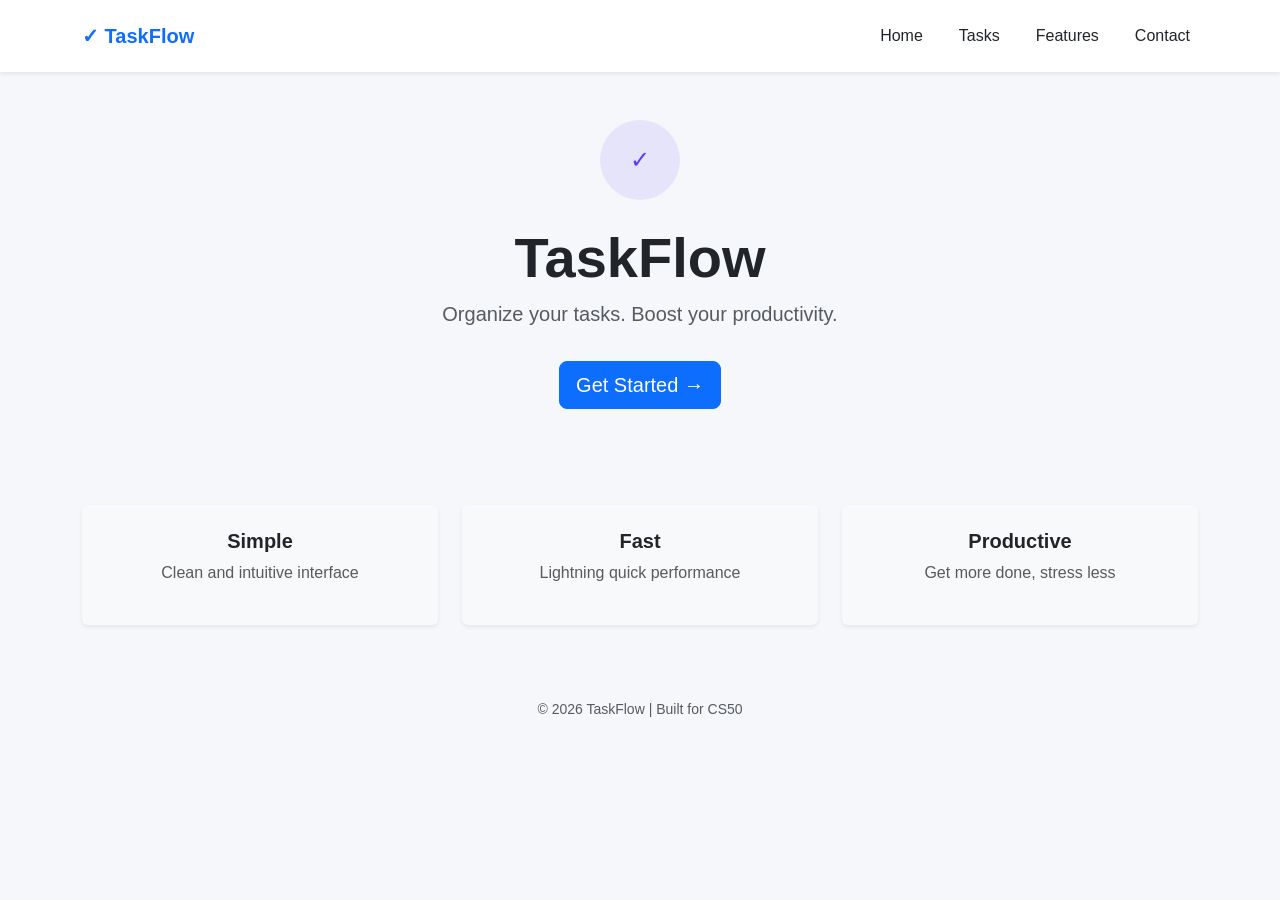
<file: index.html>
<!DOCTYPE html>
<html lang="en">
<head>
    <!-- Required meta tags for responsiveness -->
    <meta charset="UTF-8">
    <meta name="viewport" content="width=device-width, initial-scale=1">

    <!-- Bootstrap CSS (for styling and layout) -->
    <link href="https://cdn.jsdelivr.net/npm/bootstrap@5.3.8/dist/css/bootstrap.min.css" rel="stylesheet">

    <!-- Custom CSS -->
    <link href="styles.css" rel="stylesheet">

    <title>TaskFlow</title>
</head>

<body>

    <!-- ================= NAVBAR ================= -->
    <!-- Responsive navigation bar using Bootstrap -->
    <nav class="navbar navbar-expand-lg bg-white shadow-sm py-3">
        <div class="container">

            <!-- Logo / Brand -->
            <a class="navbar-brand fw-bold text-primary" href="index.html">
                ✓ TaskFlow
            </a>

            <!-- Mobile toggle button -->
            <button class="navbar-toggler" type="button" data-bs-toggle="collapse" data-bs-target="#navbarNav">
                <span class="navbar-toggler-icon"></span>
            </button>

            <!-- Navigation links -->
            <div class="collapse navbar-collapse" id="navbarNav">
                <div class="ms-auto">
                    <a class="nav-link d-inline mx-2" href="index.html">Home</a>
                    <a class="nav-link d-inline mx-2" href="tasks.html">Tasks</a>
                    <a class="nav-link d-inline mx-2" href="features.html">Features</a>
                    <a class="nav-link d-inline mx-2" href="contact.html">Contact</a>
                </div>
            </div>

        </div>
    </nav>

    <!-- ================= HERO SECTION ================= -->
    <!-- Main landing section -->
    <section class="hero text-center py-5">
        <div class="container">

            <!-- Icon / Logo circle -->
            <div class="icon-circle mb-4">
                ✓
            </div>

            <!-- Title -->
            <h1 class="display-4 fw-bold">TaskFlow</h1>

            <!-- Subtitle -->
            <p class="lead text-muted">
                Organize your tasks. Boost your productivity.
            </p>

            <!-- CTA Button -->
            <a href="tasks.html" class="btn btn-primary btn-lg mt-3">
                Get Started →
            </a>

        </div>
    </section>

    <!-- ================= FEATURES SECTION ================= -->
    <!-- 3-column responsive layout -->
    <div class="container mt-5">
        <div class="row text-center g-4">

            <!-- Feature 1 -->
            <div class="col-md-4">
                <div class="p-4 shadow-sm rounded bg-light">
                    <h5 class="fw-bold">Simple</h5>
                    <p class="text-muted">Clean and intuitive interface</p>
                </div>
            </div>

            <!-- Feature 2 -->
            <div class="col-md-4">
                <div class="p-4 shadow-sm rounded bg-light">
                    <h5 class="fw-bold">Fast</h5>
                    <p class="text-muted">Lightning quick performance</p>
                </div>
            </div>

            <!-- Feature 3 -->
            <div class="col-md-4">
                <div class="p-4 shadow-sm rounded bg-light">
                    <h5 class="fw-bold">Productive</h5>
                    <p class="text-muted">Get more done, stress less</p>
                </div>
            </div>

        </div>
    </div>

    <!-- ================= FOOTER ================= -->
    <footer class="text-center mt-5 py-4 text-muted">
        <small>© 2026 TaskFlow | Built for CS50</small>
    </footer>

    <!-- Bootstrap JS (required for navbar toggle) -->
    <script src="https://cdn.jsdelivr.net/npm/bootstrap@5.3.8/dist/js/bootstrap.bundle.min.js"></script>

</body>
</html>
</file>
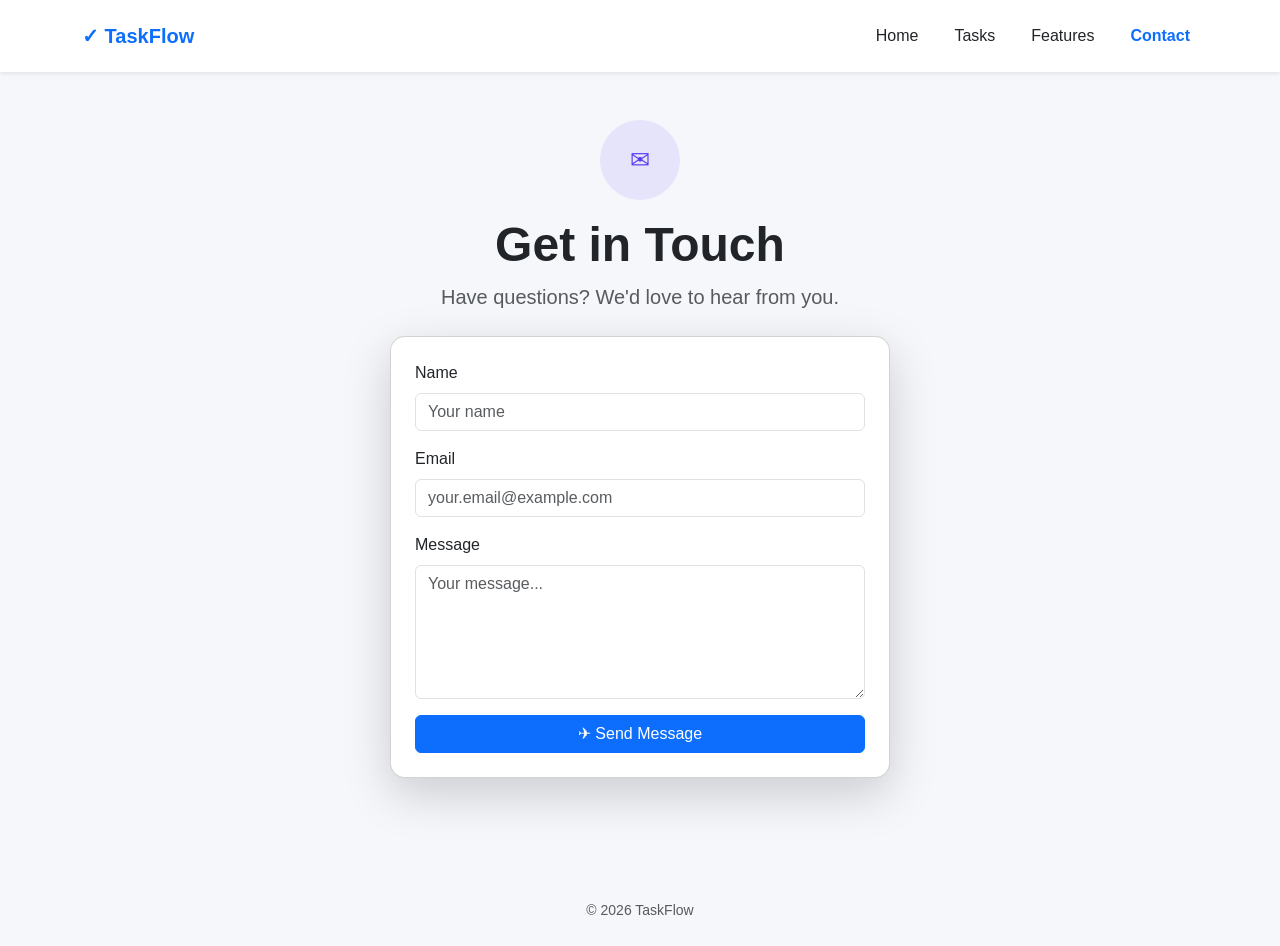
<file: contact.html>
<!DOCTYPE html>
<html lang="en">
<head>
    <!-- Meta for responsiveness -->
    <meta charset="UTF-8">
    <meta name="viewport" content="width=device-width, initial-scale=1">

    <!-- Bootstrap CSS -->
    <link href="https://cdn.jsdelivr.net/npm/bootstrap@5.3.8/dist/css/bootstrap.min.css" rel="stylesheet">

    <!-- Custom CSS -->
    <link href="styles.css" rel="stylesheet">

    <title>TaskFlow - Contact</title>
</head>

<body>

    <!-- ================= NAVBAR ================= -->
    <nav class="navbar navbar-expand-lg bg-white shadow-sm py-3">
        <div class="container">

            <!-- Brand -->
            <a class="navbar-brand fw-bold text-primary" href="index.html">
                ✓ TaskFlow
            </a>

            <!-- Mobile toggle -->
            <button class="navbar-toggler" type="button" data-bs-toggle="collapse" data-bs-target="#navbarNav">
                <span class="navbar-toggler-icon"></span>
            </button>

            <!-- Links -->
            <div class="collapse navbar-collapse" id="navbarNav">
                <div class="ms-auto">
                    <a class="nav-link d-inline mx-2" href="index.html">Home</a>
                    <a class="nav-link d-inline mx-2" href="tasks.html">Tasks</a>
                    <a class="nav-link d-inline mx-2" href="features.html">Features</a>
                    <a class="nav-link d-inline mx-2 fw-semibold text-primary" href="contact.html">Contact</a>
                </div>
            </div>

        </div>
    </nav>

    <!-- ================= CONTACT SECTION ================= -->
    <section class="py-5 text-center">
        <div class="container">

            <!-- Icon -->
            <div class="icon-circle mb-3">✉</div>

            <!-- Title -->
            <h1 class="display-5 fw-bold">Get in Touch</h1>

            <!-- Subtitle -->
            <p class="lead text-muted">
                Have questions? We'd love to hear from you.
            </p>

            <!-- ================= FORM CARD ================= -->
            <div class="d-flex justify-content-center mt-4">
                <div class="card shadow-lg p-4 w-100" style="max-width: 500px; border-radius: 15px;">

                    <!-- Success message (hidden initially) -->
                    <div id="successMessage" class="alert alert-success d-none">
                        Message sent successfully!
                    </div>

                    <!-- Contact Form -->
                    <form onsubmit="handleSubmit(event)">

                        <!-- Name -->
                        <div class="mb-3 text-start">
                            <label class="form-label">Name</label>
                            <input type="text" class="form-control" placeholder="Your name" required>
                        </div>

                        <!-- Email -->
                        <div class="mb-3 text-start">
                            <label class="form-label">Email</label>
                            <input type="email" class="form-control" placeholder="your.email@example.com" required>
                        </div>

                        <!-- Message -->
                        <div class="mb-3 text-start">
                            <label class="form-label">Message</label>
                            <textarea class="form-control" rows="5" placeholder="Your message..." required></textarea>
                        </div>

                        <!-- Submit Button -->
                        <button class="btn btn-primary w-100">
                            ✈ Send Message
                        </button>

                    </form>

                </div>
            </div>

        </div>
    </section>

    <!-- ================= FOOTER ================= -->
    <footer class="text-center mt-5 py-4 text-muted">
        <small>© 2026 TaskFlow</small>
    </footer>

    <!-- Bootstrap JS -->
    <script src="https://cdn.jsdelivr.net/npm/bootstrap@5.3.8/dist/js/bootstrap.bundle.min.js"></script>

    <!-- Inline JS for form -->
    <script>
        // Handles form submission (no backend, just UI feedback)
        function handleSubmit(event) {
            event.preventDefault();

            // Show success message
            document.getElementById("successMessage").classList.remove("d-none");

            // Reset form fields
            event.target.reset();
        }
    </script>

</body>
</html>
</file>
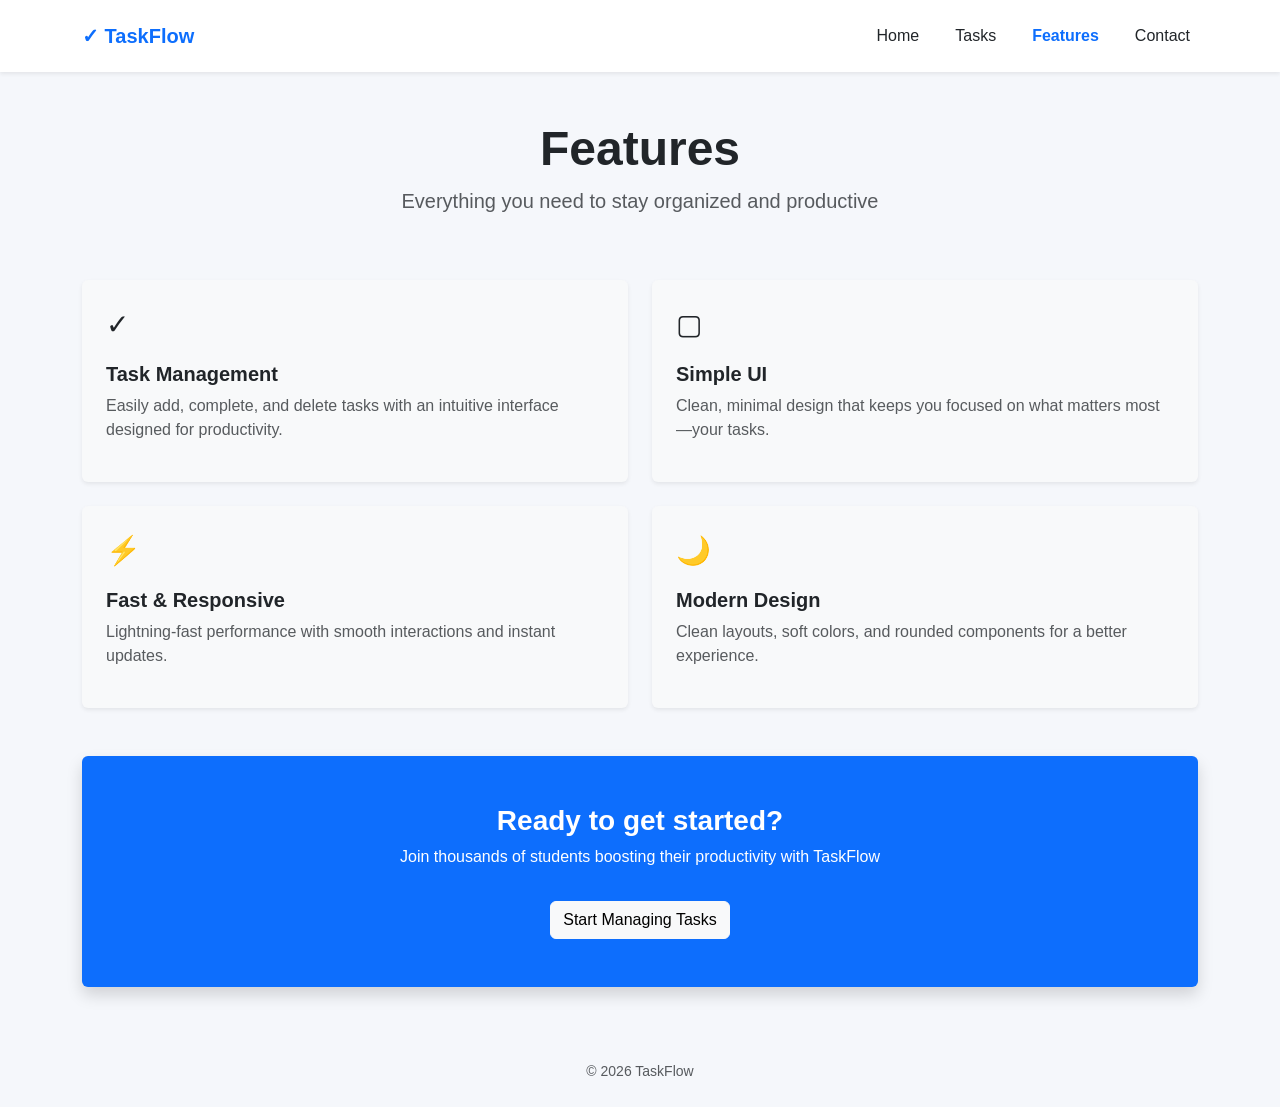
<file: features.html>
<!DOCTYPE html>
<html lang="en">
<head>
    <!-- Meta tags for responsiveness -->
    <meta charset="UTF-8">
    <meta name="viewport" content="width=device-width, initial-scale=1">

    <!-- Bootstrap CSS -->
    <link href="https://cdn.jsdelivr.net/npm/bootstrap@5.3.8/dist/css/bootstrap.min.css" rel="stylesheet">

    <!-- Custom CSS -->
    <link href="styles.css" rel="stylesheet">

    <title>TaskFlow - Features</title>
</head>

<body>

    <!-- ================= NAVBAR ================= -->
    <nav class="navbar navbar-expand-lg bg-white shadow-sm py-3">
        <div class="container">

            <!-- Brand -->
            <a class="navbar-brand fw-bold text-primary" href="index.html">
                ✓ TaskFlow
            </a>

            <!-- Mobile toggle -->
            <button class="navbar-toggler" type="button" data-bs-toggle="collapse" data-bs-target="#navbarNav">
                <span class="navbar-toggler-icon"></span>
            </button>

            <!-- Links -->
            <div class="collapse navbar-collapse" id="navbarNav">
                <div class="ms-auto">
                    <a class="nav-link d-inline mx-2" href="index.html">Home</a>
                    <a class="nav-link d-inline mx-2" href="tasks.html">Tasks</a>
                    <a class="nav-link d-inline mx-2 fw-semibold text-primary" href="features.html">Features</a>
                    <a class="nav-link d-inline mx-2" href="contact.html">Contact</a>
                </div>
            </div>

        </div>
    </nav>

    <!-- ================= FEATURES HEADER ================= -->
    <section class="text-center py-5">
        <div class="container">

            <h1 class="display-5 fw-bold">Features</h1>

            <p class="lead text-muted">
                Everything you need to stay organized and productive
            </p>

        </div>
    </section>

    <!-- ================= FEATURES GRID ================= -->
    <div class="container">
        <div class="row g-4">

            <!-- Feature 1 -->
            <div class="col-md-6">
                <div class="p-4 shadow-sm rounded bg-light h-100">
                    <div class="mb-3 fs-3">✓</div>
                    <h5 class="fw-bold">Task Management</h5>
                    <p class="text-muted">
                        Easily add, complete, and delete tasks with an intuitive interface designed for productivity.
                    </p>
                </div>
            </div>

            <!-- Feature 2 -->
            <div class="col-md-6">
                <div class="p-4 shadow-sm rounded bg-light h-100">
                    <div class="mb-3 fs-3">▢</div>
                    <h5 class="fw-bold">Simple UI</h5>
                    <p class="text-muted">
                        Clean, minimal design that keeps you focused on what matters most—your tasks.
                    </p>
                </div>
            </div>

            <!-- Feature 3 -->
            <div class="col-md-6">
                <div class="p-4 shadow-sm rounded bg-light h-100">
                    <div class="mb-3 fs-3">⚡</div>
                    <h5 class="fw-bold">Fast & Responsive</h5>
                    <p class="text-muted">
                        Lightning-fast performance with smooth interactions and instant updates.
                    </p>
                </div>
            </div>

            <!-- Feature 4 -->
            <div class="col-md-6">
                <div class="p-4 shadow-sm rounded bg-light h-100">
                    <div class="mb-3 fs-3">🌙</div>
                    <h5 class="fw-bold">Modern Design</h5>
                    <p class="text-muted">
                        Clean layouts, soft colors, and rounded components for a better experience.
                    </p>
                </div>
            </div>

        </div>
    </div>

    <!-- ================= CTA SECTION ================= -->
    <div class="container mt-5">
        <div class="p-5 text-center bg-primary text-white rounded shadow">

            <h3 class="fw-bold">Ready to get started?</h3>

            <p>
                Join thousands of students boosting their productivity with TaskFlow
            </p>

            <a href="tasks.html" class="btn btn-light mt-3">
                Start Managing Tasks
            </a>

        </div>
    </div>

    <!-- ================= FOOTER ================= -->
    <footer class="text-center mt-5 py-4 text-muted">
        <small>© 2026 TaskFlow</small>
    </footer>

    <!-- Bootstrap JS -->
    <script src="https://cdn.jsdelivr.net/npm/bootstrap@5.3.8/dist/js/bootstrap.bundle.min.js"></script>

</body>
</html>
</file>
<file: styles.css>
/* ================= GLOBAL ================= */
body {
  background: #f5f7fb;
  font-family: 'Poppins', sans-serif;
}

/* Smooth transitions everywhere */
* {
  transition: all 0.2s ease-in-out;
}

/* ================= HERO ================= */
.hero {
  padding: 100px 0;
}

.title {
  font-size: 48px;
  font-weight: 700;
  color: #5b3df5;
}

.subtitle {
  color: #6c757d;
  font-size: 18px;
}

/* ================= ICON CIRCLE ================= */
.icon-circle {
  width: 80px;
  height: 80px;
  background: rgba(91, 61, 245, 0.1);
  border-radius: 50%;
  display: flex;
  align-items: center;
  justify-content: center;
  margin: auto;
  font-size: 24px;
  color: #5b3df5;
}

/* ================= BUTTON ================= */
.btn-gradient {
  padding: 12px 24px;
  border-radius: 10px;
  color: white;
  background: linear-gradient(45deg, #7b2ff7, #2b6df6);
  border: none;
  font-weight: 500;
}

/* Hover glow effect */
.btn-gradient:hover {
  opacity: 0.9;
  transform: translateY(-2px);
  box-shadow: 0 8px 20px rgba(123, 47, 247, 0.3);
}

/* ================= NAVBAR ================= */
.ms-auto {
  display: flex;
  gap: 20px;
}

/* ================= FEATURE CARDS ================= */
.feature-card,
.feature-box {
  background: white;
  padding: 25px;
  border-radius: 16px;
  box-shadow: 0 8px 25px rgba(0,0,0,0.06);
}

/* Hover lift effect */
.feature-card:hover,
.feature-box:hover {
  transform: translateY(-6px);
  box-shadow: 0 12px 35px rgba(0,0,0,0.1);
}

/* ================= TASKS ================= */

/* Center card */
.tasks-wrapper {
  display: flex;
  justify-content: center;
  align-items: center;
  height: 80vh;
}

/* Task card */
.task-card {
  width: 500px;
  background: white;
  padding: 30px;
  border-radius: 16px;
  box-shadow: 0 10px 30px rgba(0,0,0,0.08);
}

/* Task items */
.list-group-item {
  display: flex;
  align-items: center;
  justify-content: space-between;
  border-radius: 10px;
  margin-top: 10px;
  padding: 12px;
}

/* Hover effect */
.list-group-item:hover {
  transform: scale(1.02);
  background: #fafafa;
}

/* Completed task */
.completed {
  text-decoration: line-through;
  color: gray;
  opacity: 0.7;
}

/* ================= FEATURES PAGE ================= */
.features-section {
  padding: 80px 0;
}

.features-title {
  font-size: 40px;
  font-weight: 700;
  color: #5b3df5;
}

.features-subtitle {
  color: #6c757d;
  font-size: 18px;
}

/* Icons */
.icon {
  font-size: 24px;
  margin-bottom: 15px;
}

/* Special purple icon */
.icon.purple {
  background: rgba(91, 61, 245, 0.1);
  color: #5b3df5;
  width: 50px;
  height: 50px;
  display: flex;
  align-items: center;
  justify-content: center;
  border-radius: 12px;
}

/* CTA box */
.cta-box {
  padding: 50px;
  border-radius: 16px;
  background: linear-gradient(45deg, #7b2ff7, #2b6df6);
  color: white;
}

/* ================= CONTACT ================= */
.contact-section {
  padding: 80px 0;
}

.contact-title {
  font-size: 40px;
  font-weight: 700;
  color: #5b3df5;
}

.contact-subtitle {
  color: #6c757d;
  font-size: 18px;
}

/* Contact card */
.contact-card {
  max-width: 500px;
  margin: auto;
  background: white;
  padding: 30px;
  border-radius: 16px;
  box-shadow: 0 10px 30px rgba(0,0,0,0.08);
}
</file>
